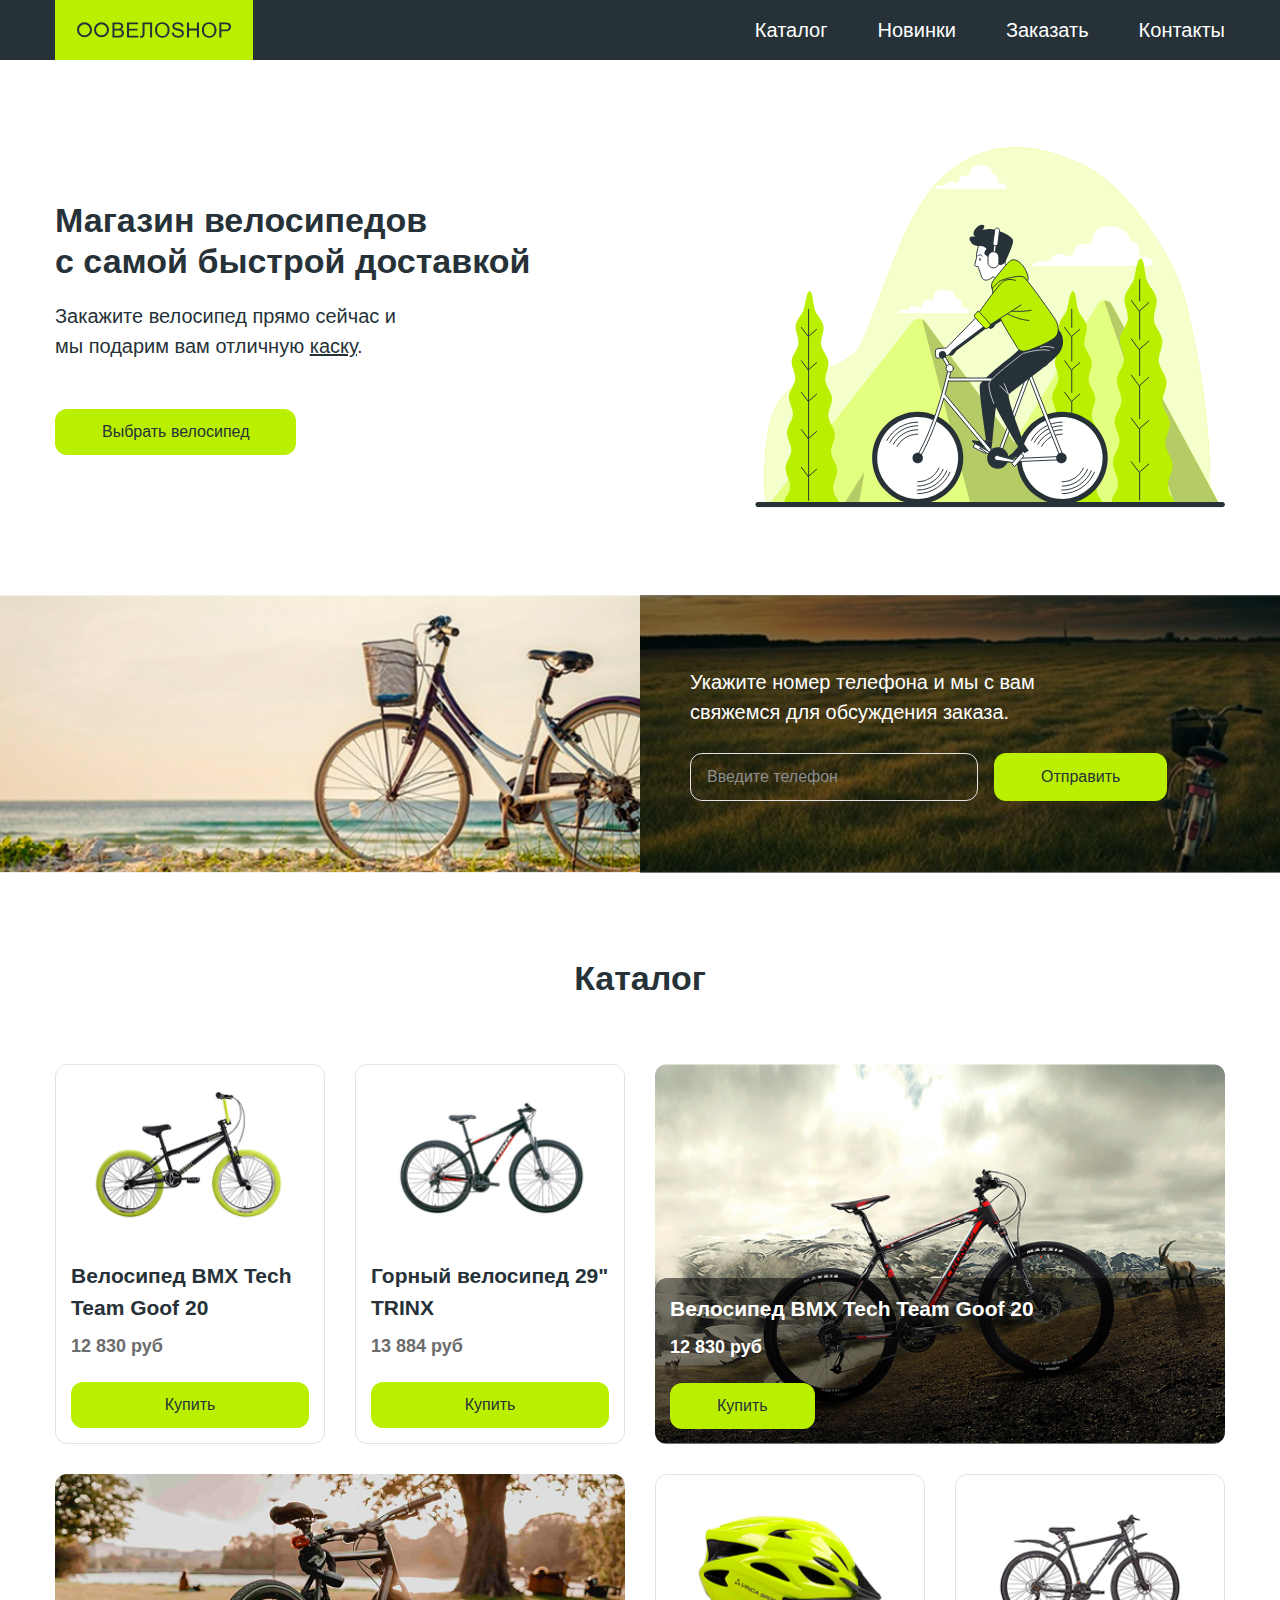
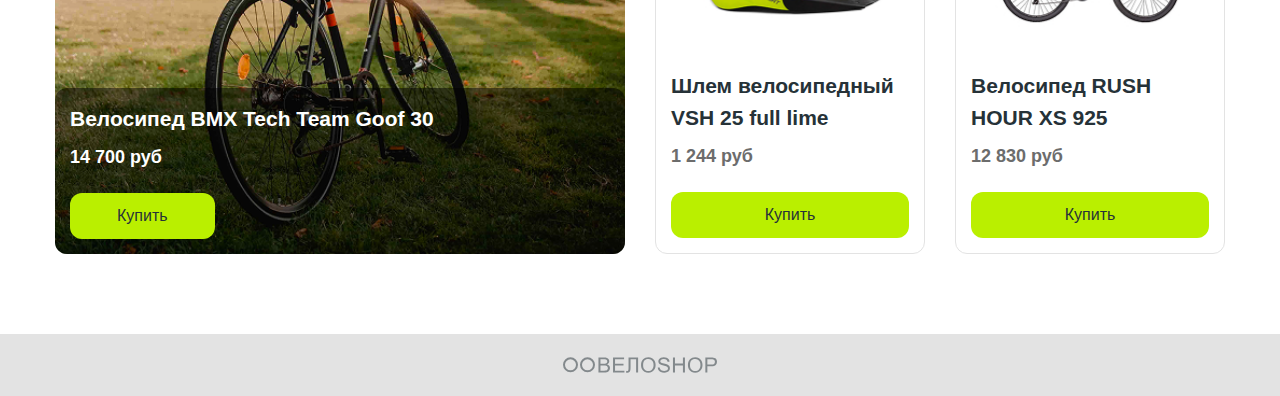
<file: index.html>
<!DOCTYPE html>
<html lang="en">

<head>
    <meta charset="UTF-8">
    <meta name="viewport" content="width=device-width, initial-scale=1.0">
    <title>ВелоSHOP</title>
    <link rel="stylesheet" href="css/normalize.css">
    <link rel="stylesheet" href="css/style.css">
</head>

<body>
    <header class="header">
        <div class="container header__container">
            <a href="#" class="header__logo">
                <img class="logo" src="img/logo.svg" alt="ВелоSHOP" width="154" height="16">
            </a>
            <nav class="menu header__menu">
                <ul class="menu__list header__menu-list">
                    <li class="menu__item"><a href="#" class="menu__link">Каталог</a></li>
                    <li class="menu__item"><a href="#" class="menu__link">Новинки</a></li>
                    <li class="menu__item"><a href="#" class="menu__link">Заказать</a></li>
                    <li class="menu__item"><a href="#" class="menu__link">Контакты</a></li>
                </ul>
            </nav>
        </div>
    </header>
    <main>
        <section class="hero">
            <div class="container hero__container">
                <div class="hero__content">
                    <h1 class="hero__title">Магазин велосипедов с&nbsp;самой быстрой доставкой</h1>
                    <p class="hero__desc">Закажите велосипед прямо сейчас и мы подарим вам отличную <a href="#"
                            class="default-link">каску</a>.</p>
                    <button class="default-btn">Выбрать велосипед</button>
                </div>
            </div>
        </section>
        <section class="callback">
            <div class="callback__right">
                <h2 class="callback__title">Обратная связь</h2>
                <p class="callback__desc">Укажите номер телефона и мы с вам свяжемся для обсуждения заказа.</p>
                <form action="" class="callback-form">
                    <input type="tel" name="tel" class="text-field callback-form__input" placeholder="Введите телефон">
                    <button type="submit" class="default-btn callback-form__btn">Отправить</button>
                </form>
            </div>
        </section>
        <section class="catalog">
            <div class="container catalog__container">
                <h2 class="subtitle catalog__subtitle">Каталог</h2>
                <ul class="catalog__list">
                    <li class="catalog__item">
                        <article class="product-card catalog__card">
                            <img src="img/p-1.jpg" alt="Велосипед BMX Tech Team Goof 20" class="product-card__image">
                            <div class="product-card__body">
                                <div class="product-card__body-top">
                                    <h3 class="product-card__title">Велосипед BMX Tech Team Goof 20</h3>
                                    <strong class="product-card__price">12 830 руб</strong>
                                </div>
                                <button class="default-btn product-card__btn">Купить</button>
                            </div>
                        </article>
                    </li>
                    <li class="catalog__item">
                        <article class="product-card catalog__card">
                            <img src="img/p-2.jpg" alt="Горный велосипед 29 TRINX" class="product-card__image">
                            <div class="product-card__body">
                                <div class="product-card__body-top">
                                    <h3 class="product-card__title">Горный велосипед 29" TRINX</h3>
                                    <strong class="product-card__price">13 884 руб</strong>
                                </div>
                                <button class="default-btn product-card__btn">Купить</button>
                            </div>
                        </article>
                    </li>
                    <li class="catalog__item catalog__item_big">
                        <article class="product-card product-card_big catalog__card">
                            <img src="img/p-3.jpg" alt="Велосипед BMX Tech Team Goof 20"
                                class="product-card__image product-card__image_big">
                            <div class="product-card__body product-card__body_big">
                                <div class="product-card__body-top">
                                    <h3 class="product-card__title">Велосипед BMX Tech Team Goof 20</h3>
                                    <strong class="product-card__price product-card__price_big">12 830 руб</strong>
                                </div>
                                <button class="default-btn product-card__btn product-card__btn_big">Купить</button>
                            </div>
                        </article>
                    </li>
                    <li class="catalog__item catalog__item_big">
                        <article class="product-card product-card_big catalog__card">
                            <img src="img/p-4.jpg" alt="Велосипед BMX Tech Team Goof 30"
                                class="product-card__image product-card__image_big">
                            <div class="product-card__body product-card__body_big">
                                <div class="product-card__body-top">
                                    <h3 class="product-card__title">Велосипед BMX Tech Team Goof 30</h3>
                                    <strong class="product-card__price product-card__price_big">14 700 руб</strong>
                                </div>
                                <button class="default-btn product-card__btn product-card__btn_big">Купить</button>
                            </div>
                        </article>
                    </li>
                    <li class="catalog__item">
                        <article class="product-card catalog__card">
                            <img src="img/p-5.jpg" alt="Шлем велосипедный VSH 25 full lime" class="product-card__image">
                            <div class="product-card__body">
                                <div class="product-card__body-top">
                                    <h3 class="product-card__title">Шлем велосипедный VSH 25 full lime</h3>
                                    <strong class="product-card__price">1 244 руб</strong>
                                </div>
                                <button class="default-btn product-card__btn">Купить</button>
                            </div>
                        </article>
                    </li>
                    <li class="catalog__item">
                        <article class="product-card catalog__card">
                            <img src="img/p-6.jpg" alt="Велосипед RUSH HOUR XS 925" class="product-card__image">
                            <div class="product-card__body">
                                <div class="product-card__body-top">
                                    <h3 class="product-card__title">Велосипед RUSH HOUR XS 925</h3>
                                    <strong class="product-card__price">12 830 руб</strong>
                                </div>
                                <button class="default-btn product-card__btn">Купить</button>
                            </div>
                        </article>
                    </li>
                </ul>
            </div>
        </section>
    </main>
    <footer class="footer">
        <img class="logo footer__logo" src="img/logo.svg" alt="ВелоSHOP" width="154" height="16">
    </footer>
</body>

</html>
</file>
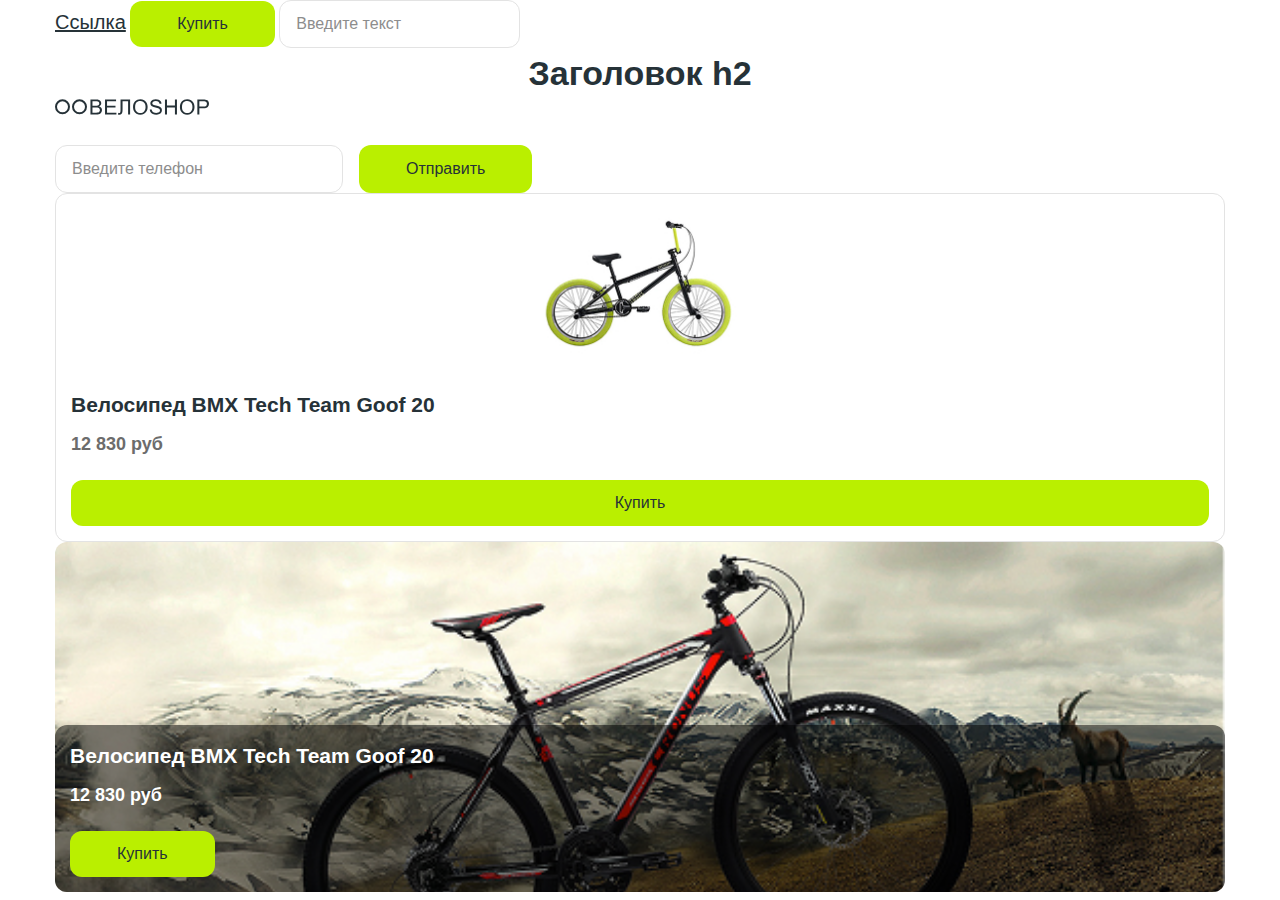
<file: components.html>
<!DOCTYPE html>
<html lang="en">
<head>
    <meta charset="UTF-8">
    <meta name="viewport" content="width=device-width, initial-scale=1.0">
    <title>Компоненты</title>
    <link rel="stylesheet" href="css/normalize.css">
    <link rel="stylesheet" href="css/style.css">
</head>
<body>
    <div class="container">
        <a href="#" class="default-link">Ссылка</a>
        <button class="default-btn">Купить</button>
        <input type="text" class="text-field" placeholder="Введите текст">
        <h2 class="subtitle">Заголовок h2</h2>
        <img class="logo" src="img/logo.svg" alt="Logo" width="154" height="16">
        <nav class="menu">
            <ul class="menu__list">
                <li class="menu__item"><a href="#" class="menu__link">Каталог</a></li>
                <li class="menu__item"><a href="#" class="menu__link">Новинки</a></li>
                <li class="menu__item"><a href="#" class="menu__link">Заказать</a></li>
                <li class="menu__item"><a href="#" class="menu__link">Контакты</a></li>
            </ul>
        </nav>
        <form action="" class="callback-form">
            <input type="tel" name="tel" class="text-field callback-form__input" placeholder="Введите телефон">
            <button type="submit" class="default-btn callback-form__btn">Отправить</button>
        </form>
        <article class="product-card">
            <img src="img/p-1.jpg" alt="Велосипед №1" class="product-card__image">
            <div class="product-card__body">
                <div class="product-card__body-top">
                    <h3 class="product-card__title">Велосипед BMX Tech Team Goof 20</h3>
                    <strong class="product-card__price">12 830 руб</strong>
                </div>
                <button class="default-btn product-card__btn">Купить</button>
            </div>
        </article>
        <article class="product-card product-card_big">
            <img src="img/p-3.jpg" alt="Велосипед №1" class="product-card__image product-card__image_big">
            <div class="product-card__body product-card__body_big">
                <div class="product-card__body-top">
                    <h3 class="product-card__title">Велосипед BMX Tech Team Goof 20</h3>
                    <strong class="product-card__price product-card__price_big">12 830 руб</strong>
                </div>
                <button class="default-btn product-card__btn product-card__btn_big">Купить</button>
            </div>
        </article>
    </div>
</body>
</html>
</file>
<file: css/style.css>
:root {
    --black-color: #263238;
    --base-color: #BAEF00;
    --base-color-hover: #D9FF56;
    --base-color-active: #A3D200;
    --border-color: #E3E3E3;
    --price-color: #6C6C6C;
    --placeholder-color: #8D8D8D;
    --transition-duration: 0.3s;
    /* --secondary-color: #2ecc71;
    --text-color: #333;
    --background-color: #f4f4f4;
    --border-radius: 5px; */
}

/* Сброс базовых стилей */
*,
*::before,
*::after {
    box-sizing: border-box;
    margin: 0;
    padding: 0;
}

html,
body {
    height: 100%;
}

body {
    font-size: 16px;
    line-height: 1.5;
    font-family: Arial, Helvetica, sans-serif;
    background: #ffffff;
    color: var(--black-color);
}

img,
picture,
video,
canvas,
svg {
    display: block;
    max-width: 100%;
    height: auto;
}

input,
button,
textarea,
select {
    font: inherit;
    color: inherit;
    background: none;
    border: none;
    outline: none;
}

a {
    color: inherit;
    text-decoration: none;
}

ul,
ol {
    list-style: none;
}

/* Ссылка */
.default-link {
    font-size: 20px;
    color: var(--black-color);
    text-decoration: underline;
    transition: color var(--transition-duration) ease, background-color var(--transition-duration) ease;
}

/* Ссылка при наведении */
.default-link:hover {
    color: var(--base-color-hover);
}

/* Ссылка при клике */
.default-link:active {
    color: var(--base-color-active);
}

/* Ссылка при фокусе */
.default-link:focus-visible {
    outline: none;
    background-color: var(--base-color);
}

/* Кнопка */
.default-btn {
    padding: 11px 47px;
    color: var(--black-color);
    background-color: var(--base-color);
    border-radius: 12px;
    text-decoration: none;
    transition: outline-color var(--transition-duration) ease, color var(--transition-duration) ease;
    outline: 1px solid transparent;
    outline-offset: 2px;
    cursor: pointer;
    display: inline-block;
}

/* Кнопка при наведении */
.default-btn:hover {
    background-color: var(--base-color-hover);
}

/* Кнопка при клике */
.default-btn:active {
    background-color: var(--base-color-active);
}

/* Кнопка при фокусе */
.default-btn:focus-visible {
    outline-color: var(--base-color);
}

/* Текстовое поле */
.text-field {
    padding: 11px 16px;
    border: 1px solid var(--border-color);
    border-radius: 12px;
    transition: border-color var(--transition-duration) ease;
}

.text-field::placeholder {
    color: var(--placeholder-color);
}

.text-field:focus {
    border-color: var(--base-color);
}

/* Подзаголовок */
.subtitle {
    text-align: center;
    font-size: 34px;
    font-weight: 700;
    color: var(--black-color);
}

/* Логотип */
.logo {
    width: 154px;
    display: block;
}

/* Меню */
.menu__list {
    display: flex;
    /* justify-content: center; */
    gap: 50px;
}

.menu__link {
    color: white;
    outline: none;
    transition: color var(--transition-duration) ease;
    text-decoration: none;
    font-size: 20px;
}

.menu__link:hover {
    color: var(--base-color-hover);
}

.menu__link:active {
    color: var(--base-color-active);
}

.menu__link:focus-visible {
    outline: none;
    background-color: var(--base-color);
    color: var(--black-color);
}

/* Форма обратной связи */
.callback-form {
    display: flex;
    gap: 16px;
}

.callback-form__input {
    flex-basis: 288px;
}

/* Карточка товара */
.product-card {
    display: flex;
    flex-direction: column;
    background-color: #fff;
    border-radius: 12px;
    border: 1px solid var(--border-color);
}

.product-card__image {
    width: 100%;
    height: 180px;
    object-fit: contain;
    border-top-left-radius: 12px;
    border-top-right-radius: 12px;
    flex-shrink: 0;
}

.product-card__body {
    padding: 15px;
    display: flex;
    flex-basis: 100%;
    flex-direction: column;
    justify-content: space-between;
}

.product-card__body-top {
    margin-bottom: 22px;
}

.product-card__title {
    font-size: 21px;
    font-weight: 700;
    margin-bottom: 10px;
}

.product-card__price {
    font-size: 18px;
    color: var(--price-color);

}

.product-card__btn {
    width: 100%;
}

.product-card_big {
    position: relative;
    border: none;
    height: 350px;
}

.product-card__image_big {
    height: 100%;
    border-radius: 12px;
    object-fit: cover;
}

.product-card__body_big {
    position: absolute;
    bottom: 0;
    width: 100%;
    background: rgba(0, 0, 0, 0.5);
    border-radius: 12px;
    color: #fff;
    align-items: flex-start;
}

.product-card__price_big {
    color: #fff;
}

.product-card__btn_big {
    width: initial;
}

/* Контейнер */
.container {
    width: 100%;
    max-width: 1200px;
    margin: 0 auto;
    padding: 0px 15px;
}

/* HEADER */
.header {
    background-color: var(--black-color);
}

.header__container {
    display: flex;
    justify-content: space-between;
    align-items: center;
}

.header__logo {
    padding: 22px;
    display: block;
    background-color: var(--base-color);
    transition: opacity var(--transition-duration) ease, background-color var(--transition-duration) ease;
    outline: none;
}

.header__logo:focus-visible {
    opacity: 0.8;
}

.header__logo:hover {
    background-color: var(--base-color-hover);
}

.header__logo:active {
    background-color: var(--base-color-active);
}

/*HERO*/
.hero__container {
    display: flex;
    align-items: center;
    justify-content: space-between;
    gap: 30px;
    padding-top: 80px;
    padding-bottom: 80px;
}

.hero__container::after {
    content: "";
    display: block;
    flex-basis: 470px;
    height: 375px;
    background-image: url(../img/hero.svg);
    background-size: contain;
    background-repeat: no-repeat;
    background-position: center;
}

.hero__content {
    flex-basis: 484px;
}

.hero__title {
    font-size: 34px;
    margin-top: 0;
    margin-bottom: 20px;
    line-height: 1.2;
}

.hero__desc {
    max-width: 360px;
    font-size: 20px;
    margin-bottom: 48px;
    margin-top: 0;
}

/* Форма обратной связи */
.callback {
    display: grid;
    grid-template-columns: 1fr 1fr;
}

.callback::before {
    content: "";
    display: block;
    background-image: url(../img/callback-left.jpg);
    background-size: cover;
    background-position: center;
}

.callback__right {
    background-image: linear-gradient(0deg, rgba(0, 0, 0, 0.5) 0%, rgba(0, 0, 0, 0.5) 100%), url(../img/callback-right.jpg);
    background-size: cover;
    background-position: center;
    padding: 72px 50px;
    color: white;
}

.callback__title {
    font-size: 0;
    position: absolute;
    width: 0;
    height: 0;
    opacity: 0;
}

.callback__desc {
    max-width: 424px;
    font-size: 20px;
    margin-bottom: 26px;
    margin-top: 0;
}

/* Каталог */
.catalog {
    padding: 80px 0;
}

.catalog__subtitle {
    margin-bottom: 60px;
}

.catalog__list {
    display: grid;
    grid-template-columns: repeat(4, 1fr);
    gap: 30px;
}

.catalog__item_big {
    grid-column: span 2;
}

.catalog__card {
    height: 100%;
}

/* Футер */
.footer{
    display: flex;
    justify-content: center;
    padding: 23px 15px;
    background-color: var(--border-color);
}
.footer__logo{
    opacity: 0.5;
}

@media screen and (max-width: 840px) {

    /* Форма обратной связи */
    .callback-form {
        flex-direction: column;
    }

    .callback-form__input {
        flex-basis: initial;
    }

    /* Карточка товара */
    .product-card__image {
        height: 90px;
    }

    .product-card__body {
        padding: 10px;
    }

    .product-card__body-top {
        margin-bottom: 22px;
    }

    .product-card__title {
        font-size: 14px;
    }

    .product-card__price {
        font-size: 14px;
    }

    .product-card__image_big {
        height: 100%;
    }

    .product-card__btn_big {
        width: 100%;
    }

    .container {
        padding: 20px 15px;
    }

    /*HEADER*/
    .header__container {
        display: block;
        padding: 0;
    }

    .header__logo {
        display: flex;
        justify-content: center;
    }

    .header__menu {
        padding: 20px 0;
        width: 100%;
        overflow-x: scroll;
    }

    .header__menu-list {
        padding-left: 15px;
        padding-right: 15px;
        width: fit-content;
    }

    /*HERO*/
    .hero__container {
        padding-top: 40px;
        padding-bottom: 40px;
    }

    .hero__container::after {
        display: none;
    }

    .hero__title {
        font-size: 28px;
    }

    /* Форма обратной связи */
    .callback {
        display: block;
    }
    .callback__right{
        padding-left: 15px;
        padding-right: 15px;
    }

    .callback::before {
        display: none;
    }

    /* Каталог */
    .catalog {
        padding: 40px 0;
    }

    .catalog__subtitle {
        margin-bottom: 30px;
    }

    .catalog__list {
        grid-template-columns: repeat(2, 1fr);
        gap: 10px;
    }
}
</file>
